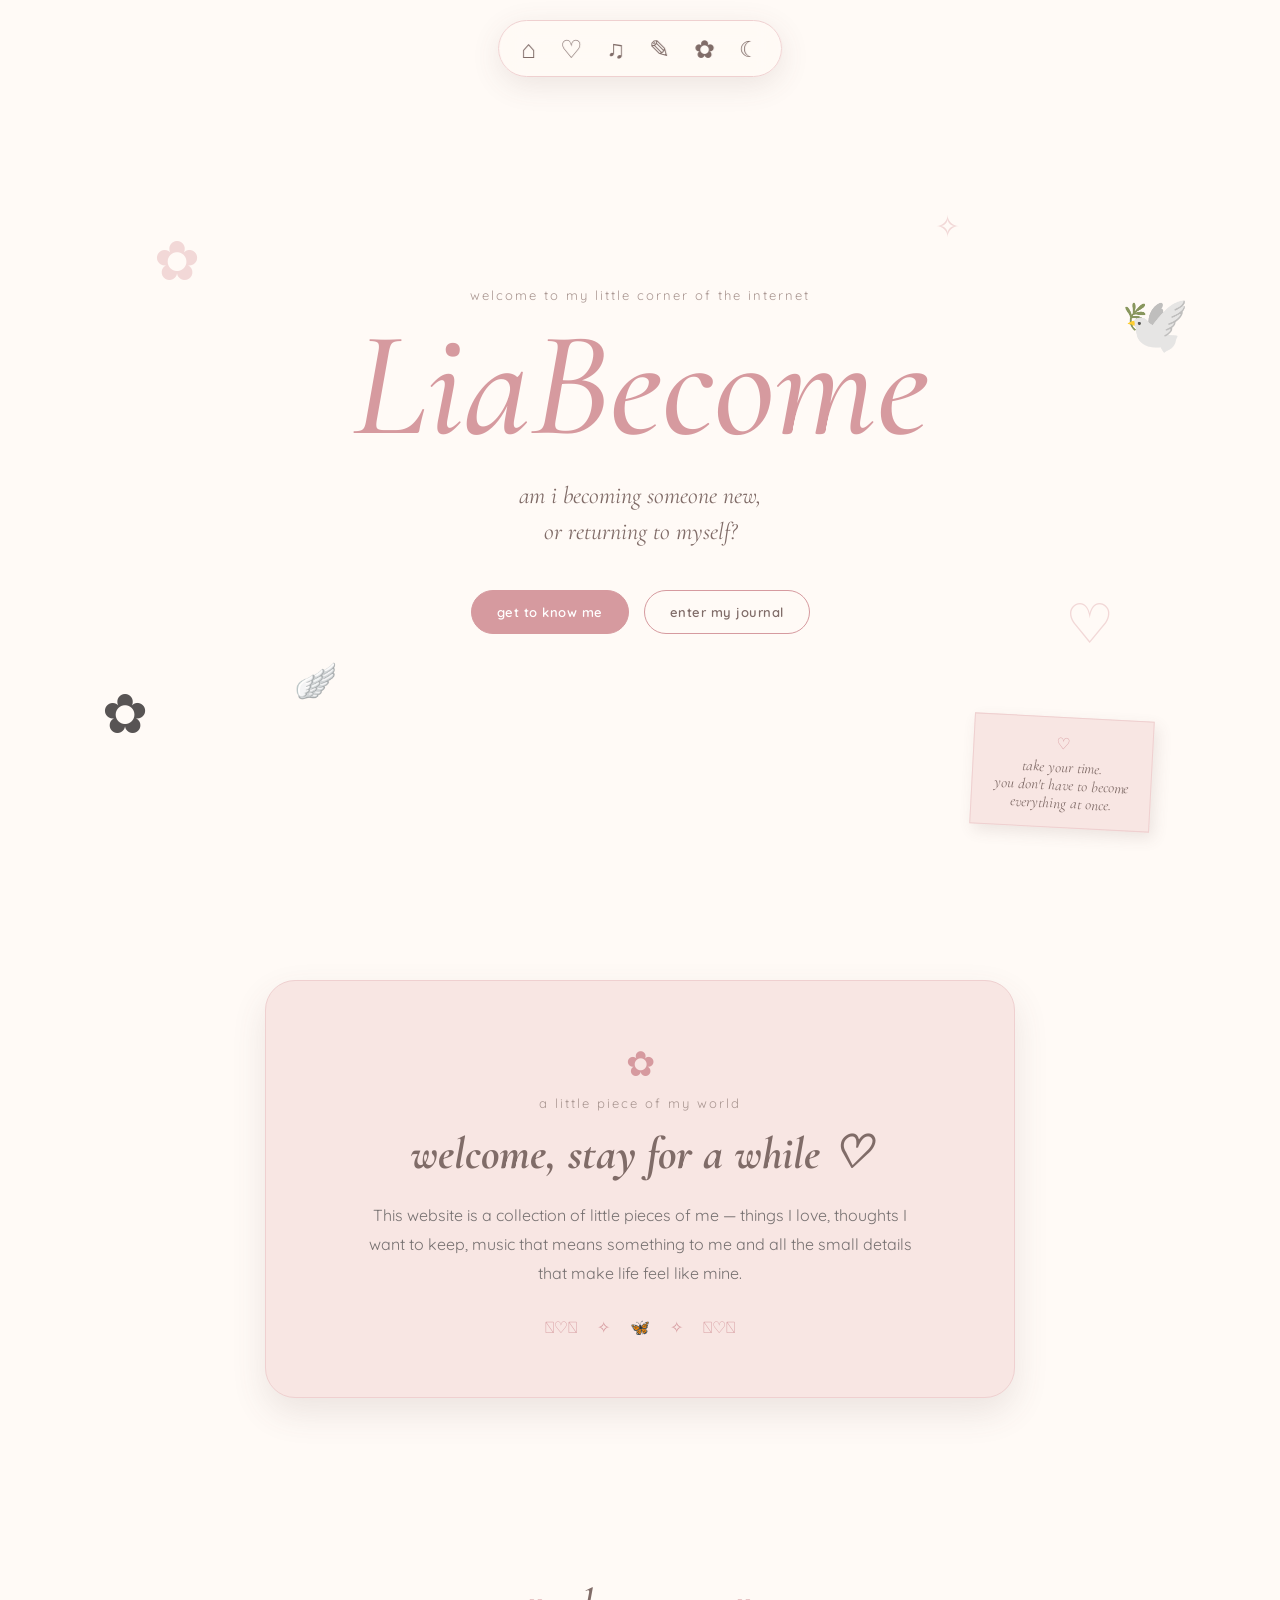
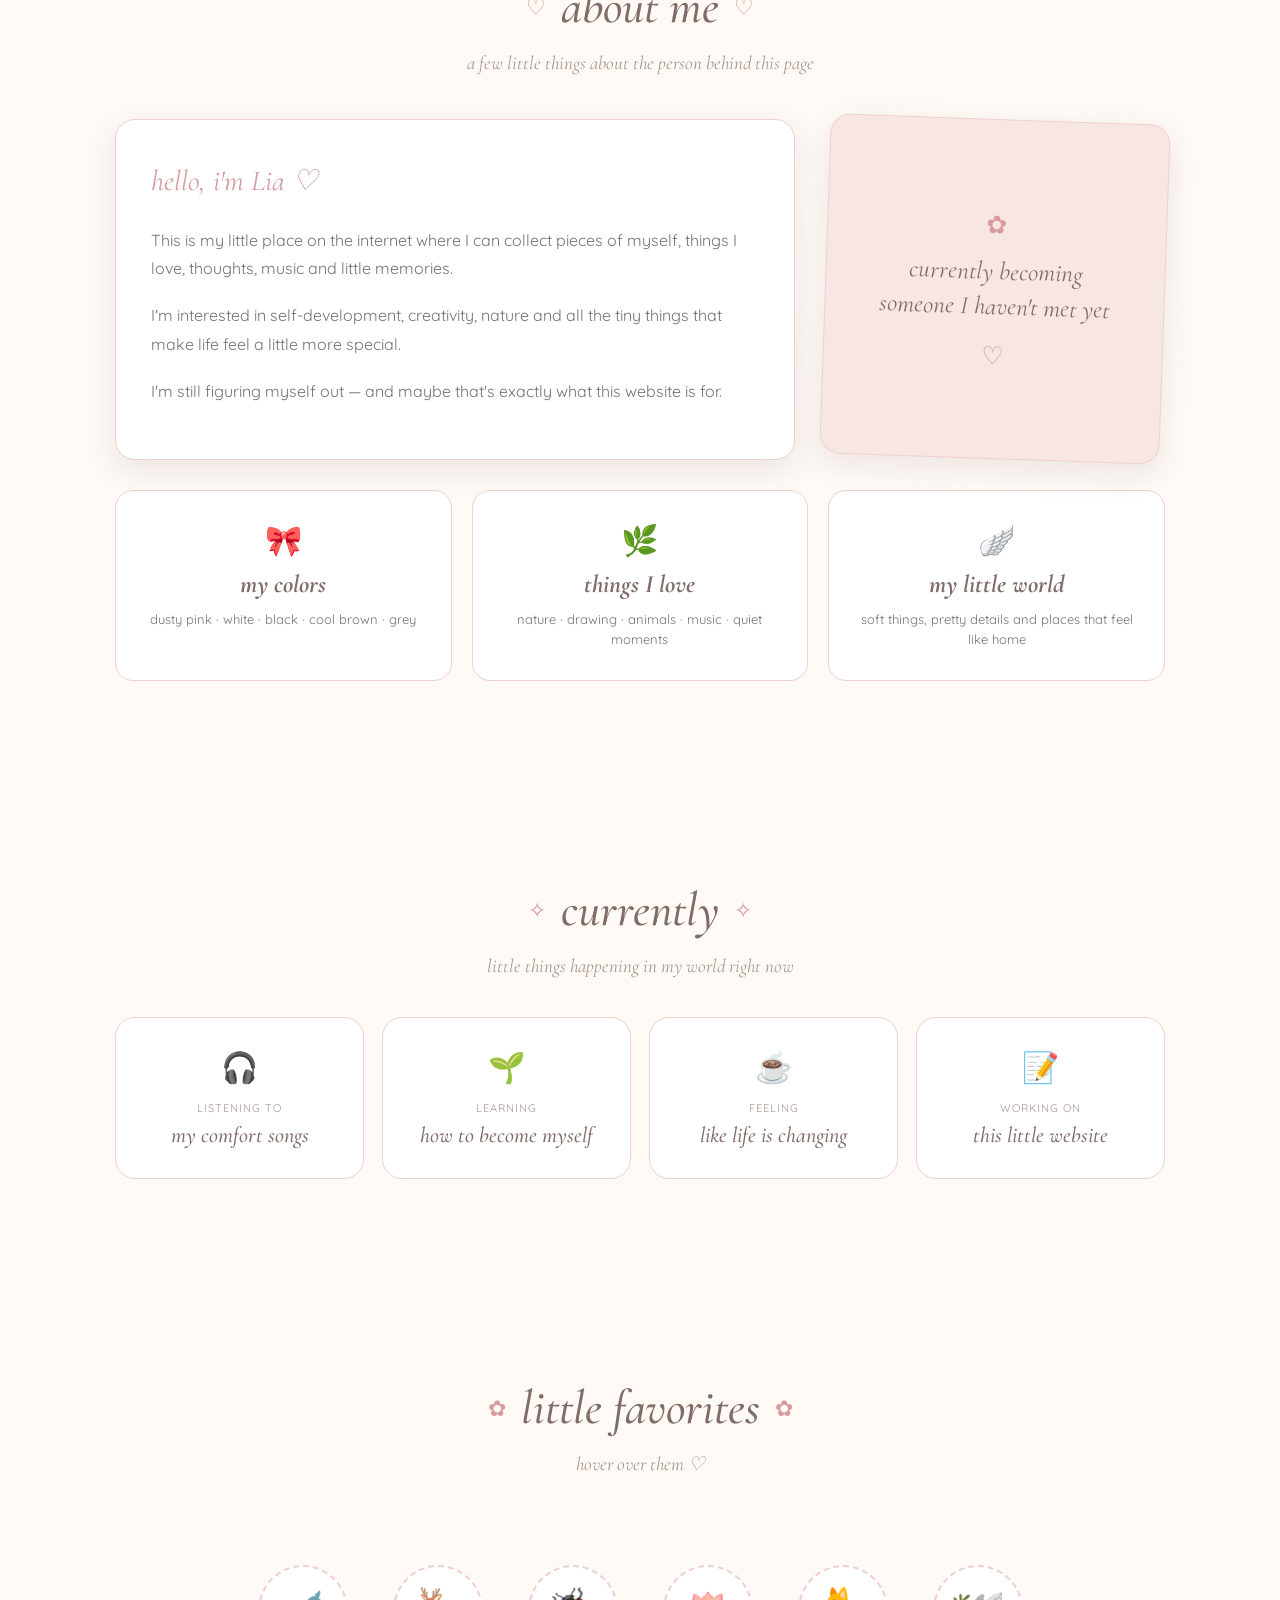
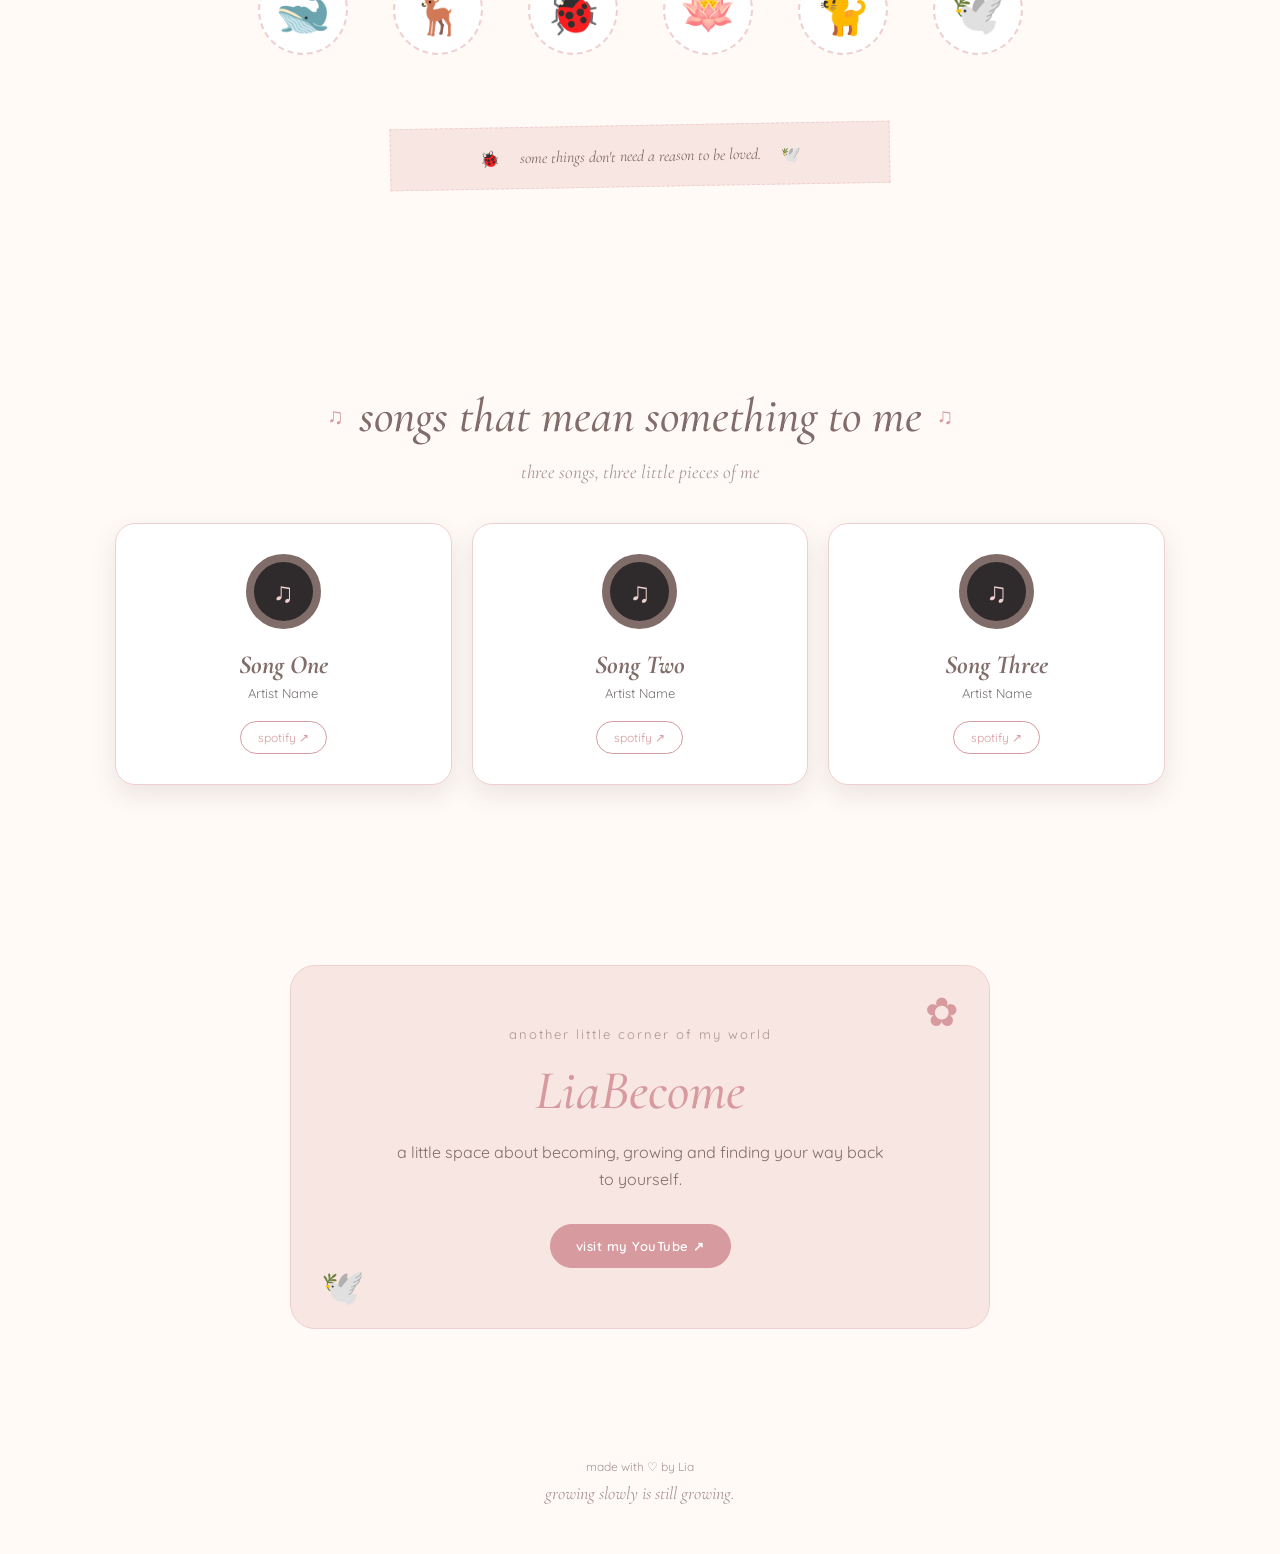
<file: index.html>
<!DOCTYPE html>
<html lang="en">
<head>
    <meta charset="UTF-8">
    <meta name="viewport" content="width=device-width, initial-scale=1.0">

    <title>LiaBecome ♡</title>

    <link rel="stylesheet" href="style.css">

    <link rel="preconnect" href="https://fonts.googleapis.com">
    <link rel="preconnect" href="https://fonts.gstatic.com" crossorigin>

    <link
        href="https://fonts.googleapis.com/css2?family=Cormorant+Garamond:ital,wght@0,400;0,500;0,600;1,400;1,500;1,600&family=Quicksand:wght@400;500;600&display=swap"
        rel="stylesheet"
    >
</head>

<body>

    <!-- ================= NAVIGATION ================= -->

    <nav class="navbar">

        <div class="nav-item">
            <a href="#home" class="nav-icon">⌂</a>
            <span>home</span>
        </div>

        <div class="nav-item">
            <a href="#about" class="nav-icon">♡</a>
            <span>about me</span>
        </div>

        <div class="nav-item">
            <a href="#music" class="nav-icon">♫</a>
            <span>music</span>
        </div>

        <div class="nav-item">
            <a href="journal.html" class="nav-icon">✎</a>
            <span>journal</span>
        </div>

        <div class="nav-item">
            <a href="#favorites" class="nav-icon">✿</a>
            <span>favorites</span>
        </div>

        <button id="themeButton" class="theme-button">
            ☾
        </button>

    </nav>


    <main>

        <!-- ================= HERO ================= -->

        <section class="hero" id="home">

            <div class="floating-decoration decoration-one">✿</div>
            <div class="floating-decoration decoration-two">♡</div>
            <div class="floating-decoration decoration-three">✧</div>
            <div class="floating-decoration decoration-four">🪽</div>

            <div class="hero-sticker sticker-left">
                ✿
            </div>

            <div class="hero-sticker sticker-right">
                🕊️
            </div>

            <p class="small-heading">
                welcome to my little corner of the internet
            </p>

            <h1>LiaBecome</h1>

            <p class="quote">
                am i becoming someone new,<br>
                or returning to myself?
            </p>

            <div class="hero-buttons">

                <a href="#about" class="main-button">
                    get to know me
                </a>

                <a href="journal.html" class="main-button secondary-button">
                    enter my journal
                </a>

            </div>

            <div class="tiny-note hero-note">
                <span>♡</span>
                <p>
                    take your time.<br>
                    you don't have to become everything at once.
                </p>
            </div>

        </section>


        <!-- ================= LITTLE INTRO ================= -->

        <section class="little-world-section">

            <div class="world-card">

                <div class="world-flower">✿</div>

                <p class="small-heading">
                    a little piece of my world
                </p>

                <h2>
                    welcome, stay for a while ♡
                </h2>

                <p>
                    This website is a collection of little pieces of me —
                    things I love, thoughts I want to keep, music that means
                    something to me and all the small details that make life
                    feel like mine.
                </p>

                <div class="world-symbols">
                    <span>𓆩♡𓆪</span>
                    <span>✧</span>
                    <span>🦋</span>
                    <span>✧</span>
                    <span>𓆩♡𓆪</span>
                </div>

            </div>

        </section>


        <!-- ================= ABOUT ================= -->

        <section class="section about-section" id="about">

            <div class="section-title">
                <span>♡</span>
                <h2>about me</h2>
                <span>♡</span>
            </div>

            <p class="section-intro">
                a few little things about the person behind this page
            </p>


            <div class="about-card">

                <div class="about-text">

                    <p class="little-title">
                        hello, i'm Lia ♡
                    </p>

                    <p>
                        This is my little place on the internet where I can
                        collect pieces of myself, things I love, thoughts,
                        music and little memories.
                    </p>

                    <p>
                        I'm interested in self-development, creativity,
                        nature and all the tiny things that make life feel
                        a little more special.
                    </p>

                    <p>
                        I'm still figuring myself out — and maybe that's
                        exactly what this website is for.
                    </p>

                </div>


                <div class="about-note">

                    <span class="note-decoration">
                        ✿
                    </span>

                    <p>
                        currently becoming<br>
                        someone I haven't met yet
                    </p>

                    <span class="note-decoration">
                        ♡
                    </span>

                </div>

            </div>


            <!-- DETAILS -->

            <div class="details-grid">

                <div class="detail-card">

                    <span class="detail-icon">
                        🎀
                    </span>

                    <h3>
                        my colors
                    </h3>

                    <p>
                        dusty pink · white · black · cool brown · grey
                    </p>

                </div>


                <div class="detail-card">

                    <span class="detail-icon">
                        🌿
                    </span>

                    <h3>
                        things I love
                    </h3>

                    <p>
                        nature · drawing · animals · music · quiet moments
                    </p>

                </div>


                <div class="detail-card">

                    <span class="detail-icon">
                        🪽
                    </span>

                    <h3>
                        my little world
                    </h3>

                    <p>
                        soft things, pretty details and places that feel like home
                    </p>

                </div>

            </div>

        </section>


        <!-- ================= CURRENTLY ================= -->

        <section class="section currently-section">

            <div class="section-title">
                <span>✧</span>
                <h2>currently</h2>
                <span>✧</span>
            </div>

            <p class="section-intro">
                little things happening in my world right now
            </p>


            <div class="currently-grid">

                <div class="currently-card">

                    <span>🎧</span>

                    <p class="currently-label">
                        listening to
                    </p>

                    <h3>
                        my comfort songs
                    </h3>

                </div>


                <div class="currently-card">

                    <span>🌱</span>

                    <p class="currently-label">
                        learning
                    </p>

                    <h3>
                        how to become myself
                    </h3>

                </div>


                <div class="currently-card">

                    <span>☕</span>

                    <p class="currently-label">
                        feeling
                    </p>

                    <h3>
                        like life is changing
                    </h3>

                </div>


                <div class="currently-card">

                    <span>📝</span>

                    <p class="currently-label">
                        working on
                    </p>

                    <h3>
                        this little website
                    </h3>

                </div>

            </div>

        </section>


        <!-- ================= FAVORITES ================= -->

        <section class="section favorites-section" id="favorites">

            <div class="section-title">
                <span>✿</span>
                <h2>little favorites</h2>
                <span>✿</span>
            </div>

            <p class="section-intro">
                hover over them ♡
            </p>


            <div class="animals">

                <div class="animal-sticker">

                    <div class="animal">
                        🐋
                    </div>

                    <div class="animal-tooltip">

                        <strong>
                            orca
                        </strong>

                        <span>
                            one of my favorite animals
                        </span>

                    </div>

                </div>


                <div class="animal-sticker">

                    <div class="animal">
                        🦌
                    </div>

                    <div class="animal-tooltip">

                        <strong>
                            deer
                        </strong>

                        <span>
                            soft little forest creatures
                        </span>

                    </div>

                </div>


                <div class="animal-sticker">

                    <div class="animal">
                        🐞
                    </div>

                    <div class="animal-tooltip">

                        <strong>
                            ladybug
                        </strong>

                        <span>
                            tiny and cute
                        </span>

                    </div>

                </div>


                <div class="animal-sticker">

                    <div class="animal">
                        🪷
                    </div>

                    <div class="animal-tooltip">

                        <strong>
                            dragonfly
                        </strong>

                        <span>
                            delicate little wings
                        </span>

                    </div>

                </div>


                <div class="animal-sticker">

                    <div class="animal">
                        🐈
                    </div>

                    <div class="animal-tooltip">

                        <strong>
                            cats
                        </strong>

                        <span>
                            obviously ♡
                        </span>

                    </div>

                </div>


                <div class="animal-sticker">

                    <div class="animal">
                        🕊️
                    </div>

                    <div class="animal-tooltip">

                        <strong>
                            dove
                        </strong>

                        <span>
                            peaceful little friend
                        </span>

                    </div>

                </div>

            </div>


            <div class="sticker-note">

                <span>
                    🐞
                </span>

                <p>
                    some things don't need a reason
                    to be loved.
                </p>

                <span>
                    🕊️
                </span>

            </div>

        </section>


        <!-- ================= MUSIC ================= -->

        <section class="section music-section" id="music">

            <div class="section-title">
                <span>♫</span>
                <h2>songs that mean something to me</h2>
                <span>♫</span>
            </div>

            <p class="section-intro">
                three songs, three little pieces of me
            </p>


            <div class="music-grid">

                <div class="song-card">

                    <div class="vinyl">
                        ♫
                    </div>

                    <div class="song-info">

                        <h3>
                            Song One
                        </h3>

                        <p>
                            Artist Name
                        </p>

                    </div>

                    <a
                        href="#"
                        target="_blank"
                        class="spotify-button"
                    >
                        spotify ↗
                    </a>

                </div>


                <div class="song-card">

                    <div class="vinyl">
                        ♫
                    </div>

                    <div class="song-info">

                        <h3>
                            Song Two
                        </h3>

                        <p>
                            Artist Name
                        </p>

                    </div>

                    <a
                        href="#"
                        target="_blank"
                        class="spotify-button"
                    >
                        spotify ↗
                    </a>

                </div>


                <div class="song-card">

                    <div class="vinyl">
                        ♫
                    </div>

                    <div class="song-info">

                        <h3>
                            Song Three
                        </h3>

                        <p>
                            Artist Name
                        </p>

                    </div>

                    <a
                        href="#"
                        target="_blank"
                        class="spotify-button"
                    >
                        spotify ↗
                    </a>

                </div>

            </div>

        </section>


        <!-- ================= YOUTUBE ================= -->

        <section class="youtube-section">

            <div class="youtube-card">

                <span class="youtube-flower">
                    ✿
                </span>

                <span class="youtube-dove">
                    🕊️
                </span>

                <p class="small-heading">
                    another little corner of my world
                </p>

                <h2>
                    LiaBecome
                </h2>

                <p>
                    a little space about becoming, growing
                    and finding your way back to yourself.
                </p>

                <a
                    href="https://www.youtube.com/@LiaBecoming"
                    target="_blank"
                    rel="noopener noreferrer"
                    class="main-button"
                >
                    visit my YouTube ↗
                </a>

            </div>

        </section>

    </main>


    <!-- ================= FOOTER ================= -->

    <footer>

        <p>
            made with ♡ by Lia
        </p>

        <p class="footer-quote">
            growing slowly is still growing.
        </p>

    </footer>


    <script src="script.js"></script>

</body>
</html>
</file>
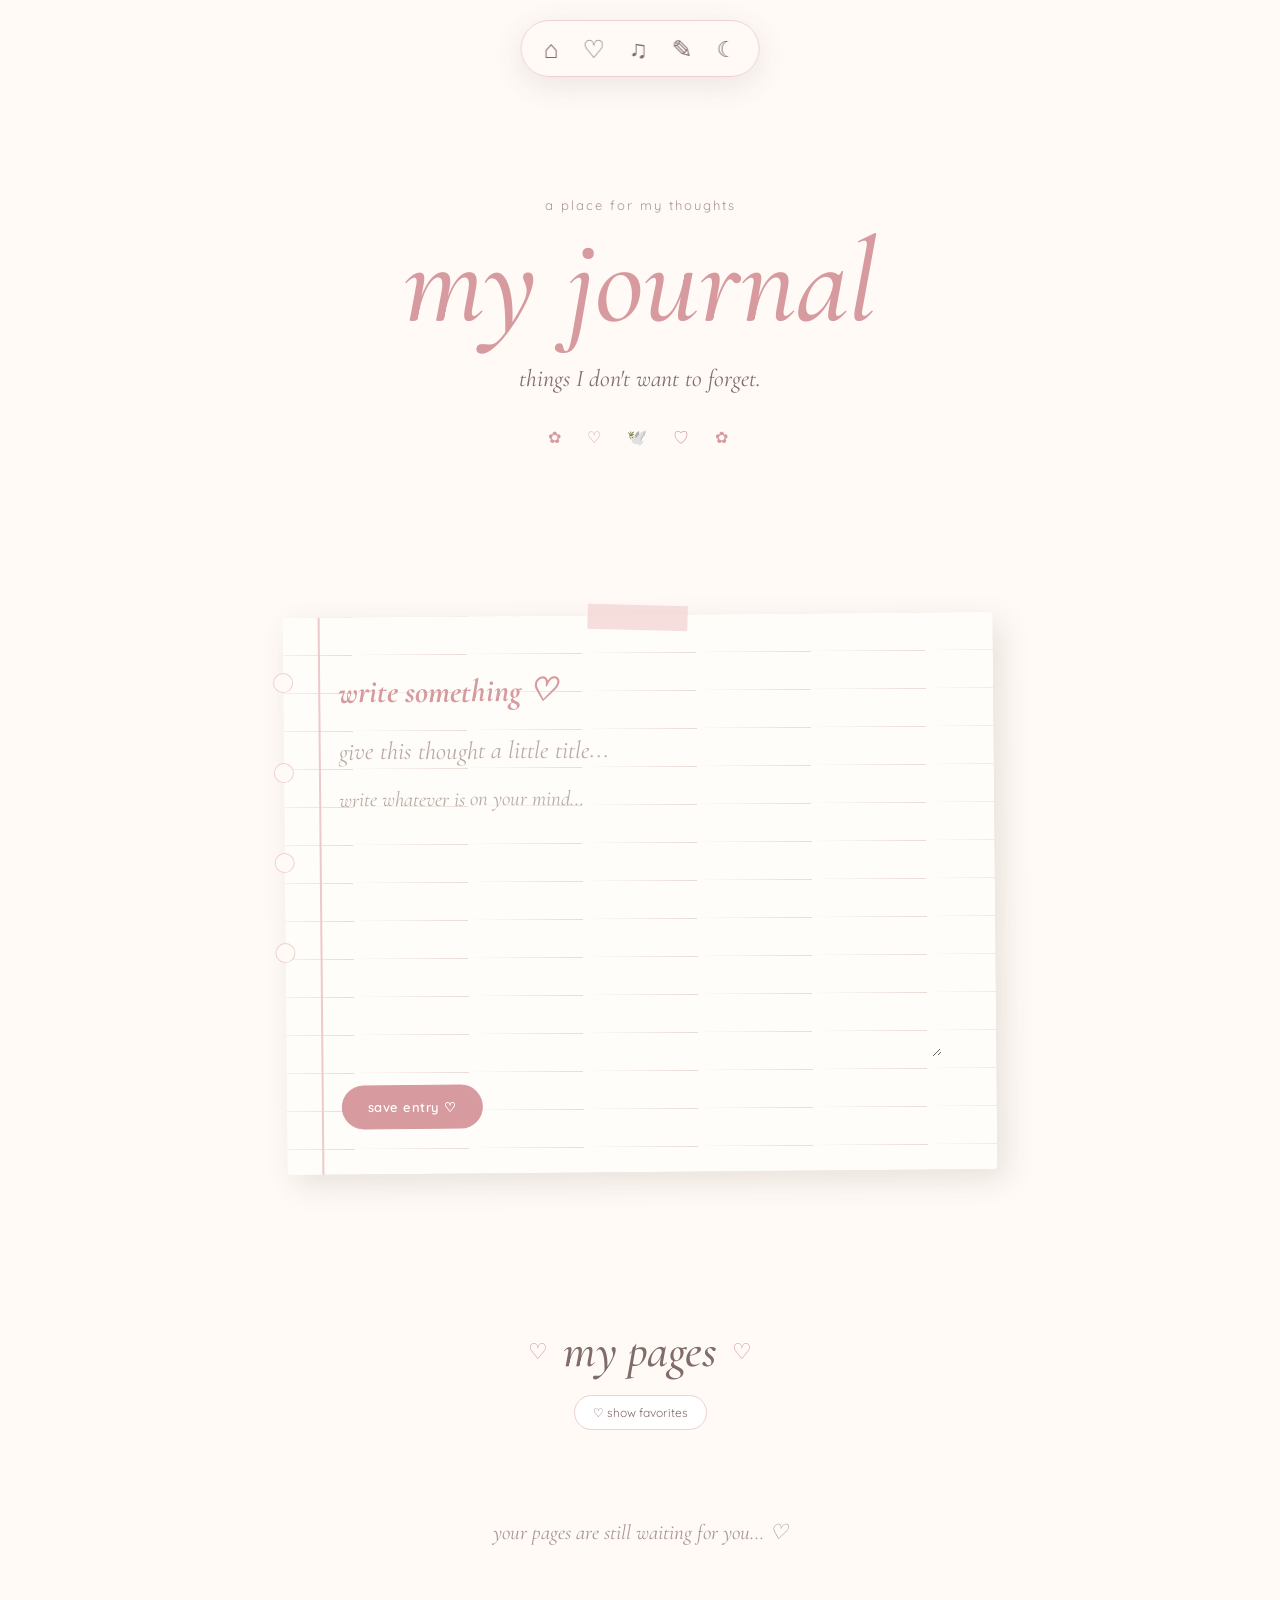
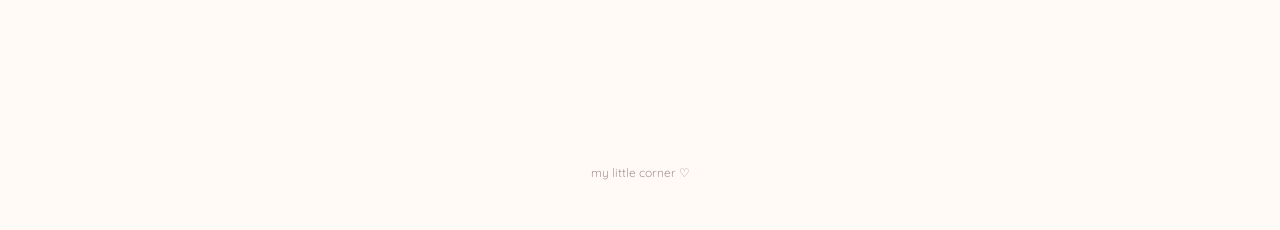
<file: journal.html>
<!DOCTYPE html>
<html lang="en">
<head>

    <meta charset="UTF-8">

    <meta
        name="viewport"
        content="width=device-width, initial-scale=1.0"
    >

    <title>Lia's Journal ♡</title>

    <link rel="stylesheet" href="style.css">

    <link rel="preconnect" href="https://fonts.googleapis.com">

    <link
        rel="preconnect"
        href="https://fonts.gstatic.com"
        crossorigin
    >

    <link
        href="https://fonts.googleapis.com/css2?family=Cormorant+Garamond:ital,wght@0,400;0,500;0,600;1,400;1,500;1,600&family=Quicksand:wght@400;500;600&display=swap"
        rel="stylesheet"
    >

</head>


<body class="journal-page">


    <!-- ================= NAVIGATION ================= -->

    <nav class="navbar">

        <div class="nav-item">

            <a
                href="LiaBecome.html#home"
                class="nav-icon"
            >
                ⌂
            </a>

            <span>
                home
            </span>

        </div>


        <div class="nav-item">

            <a
                href="LiaBecome.html#about"
                class="nav-icon"
            >
                ♡
            </a>

            <span>
                about me
            </span>

        </div>


        <div class="nav-item">

            <a
                href="LiaBecome.html#music"
                class="nav-icon"
            >
                ♫
            </a>

            <span>
                music
            </span>

        </div>


        <div class="nav-item">

            <a
                href="journal.html"
                class="nav-icon"
            >
                ✎
            </a>

            <span>
                journal
            </span>

        </div>


        <button
            id="themeButton"
            class="theme-button"
        >
            ☾
        </button>

    </nav>


    <main>


        <!-- ================= HEADER ================= -->

        <section class="journal-header">

            <p class="small-heading">
                a place for my thoughts
            </p>

            <h1>
                my journal
            </h1>

            <p class="quote">
                things I don't want to forget.
            </p>

            <div class="journal-decoration">
                ✿　♡　🕊️　♡　✿
            </div>

        </section>


        <!-- ================= NEW ENTRY ================= -->

        <section class="new-entry-section">

            <div class="paper">

                <div class="paper-holes">

                    <span></span>
                    <span></span>
                    <span></span>
                    <span></span>

                </div>


                <div class="paper-tape"></div>


                <h2 id="formTitle">
                    write something ♡
                </h2>


                <input
                    type="text"
                    id="entryTitle"
                    placeholder="give this thought a little title..."
                    maxlength="100"
                >


                <textarea
                    id="entryText"
                    placeholder="write whatever is on your mind..."
                ></textarea>


                <div class="entry-controls">

                    <button
                        id="saveEntry"
                        class="main-button"
                    >
                        save entry ♡
                    </button>


                    <button
                        id="cancelEdit"
                        class="cancel-button hidden"
                    >
                        cancel
                    </button>

                </div>

            </div>

        </section>


        <!-- ================= JOURNAL PAGES ================= -->

        <section class="entries-section">

            <div class="journal-top">

                <div class="section-title">

                    <span>♡</span>

                    <h2>
                        my pages
                    </h2>

                    <span>♡</span>

                </div>


                <button
                    id="favoritesFilter"
                    class="favorite-filter"
                >
                    ♡ show favorites
                </button>

            </div>


            <div
                id="entriesContainer"
                class="entries-container"
            >
                <!-- entries appear here -->
            </div>

        </section>

    </main>


    <footer>

        <p>
            my little corner ♡
        </p>

    </footer>


    <script src="script.js"></script>

</body>
</html>
</file>
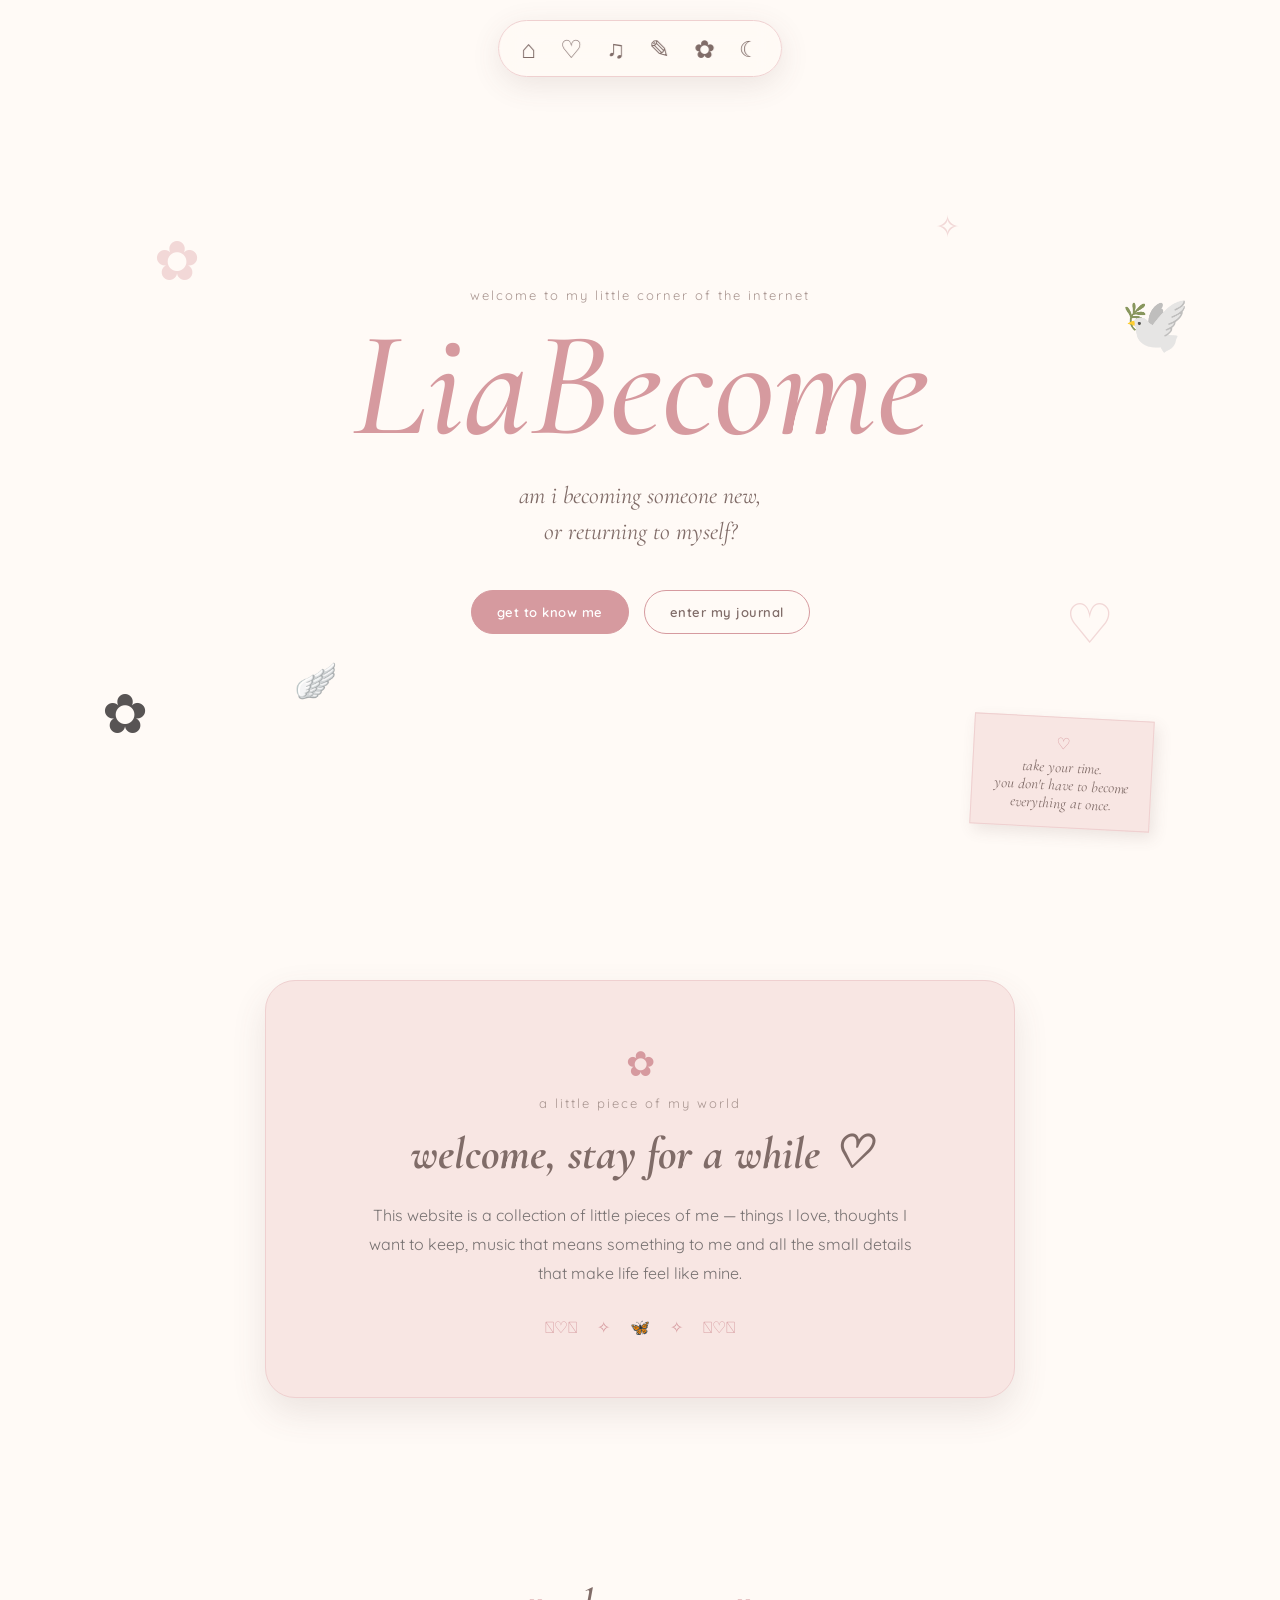
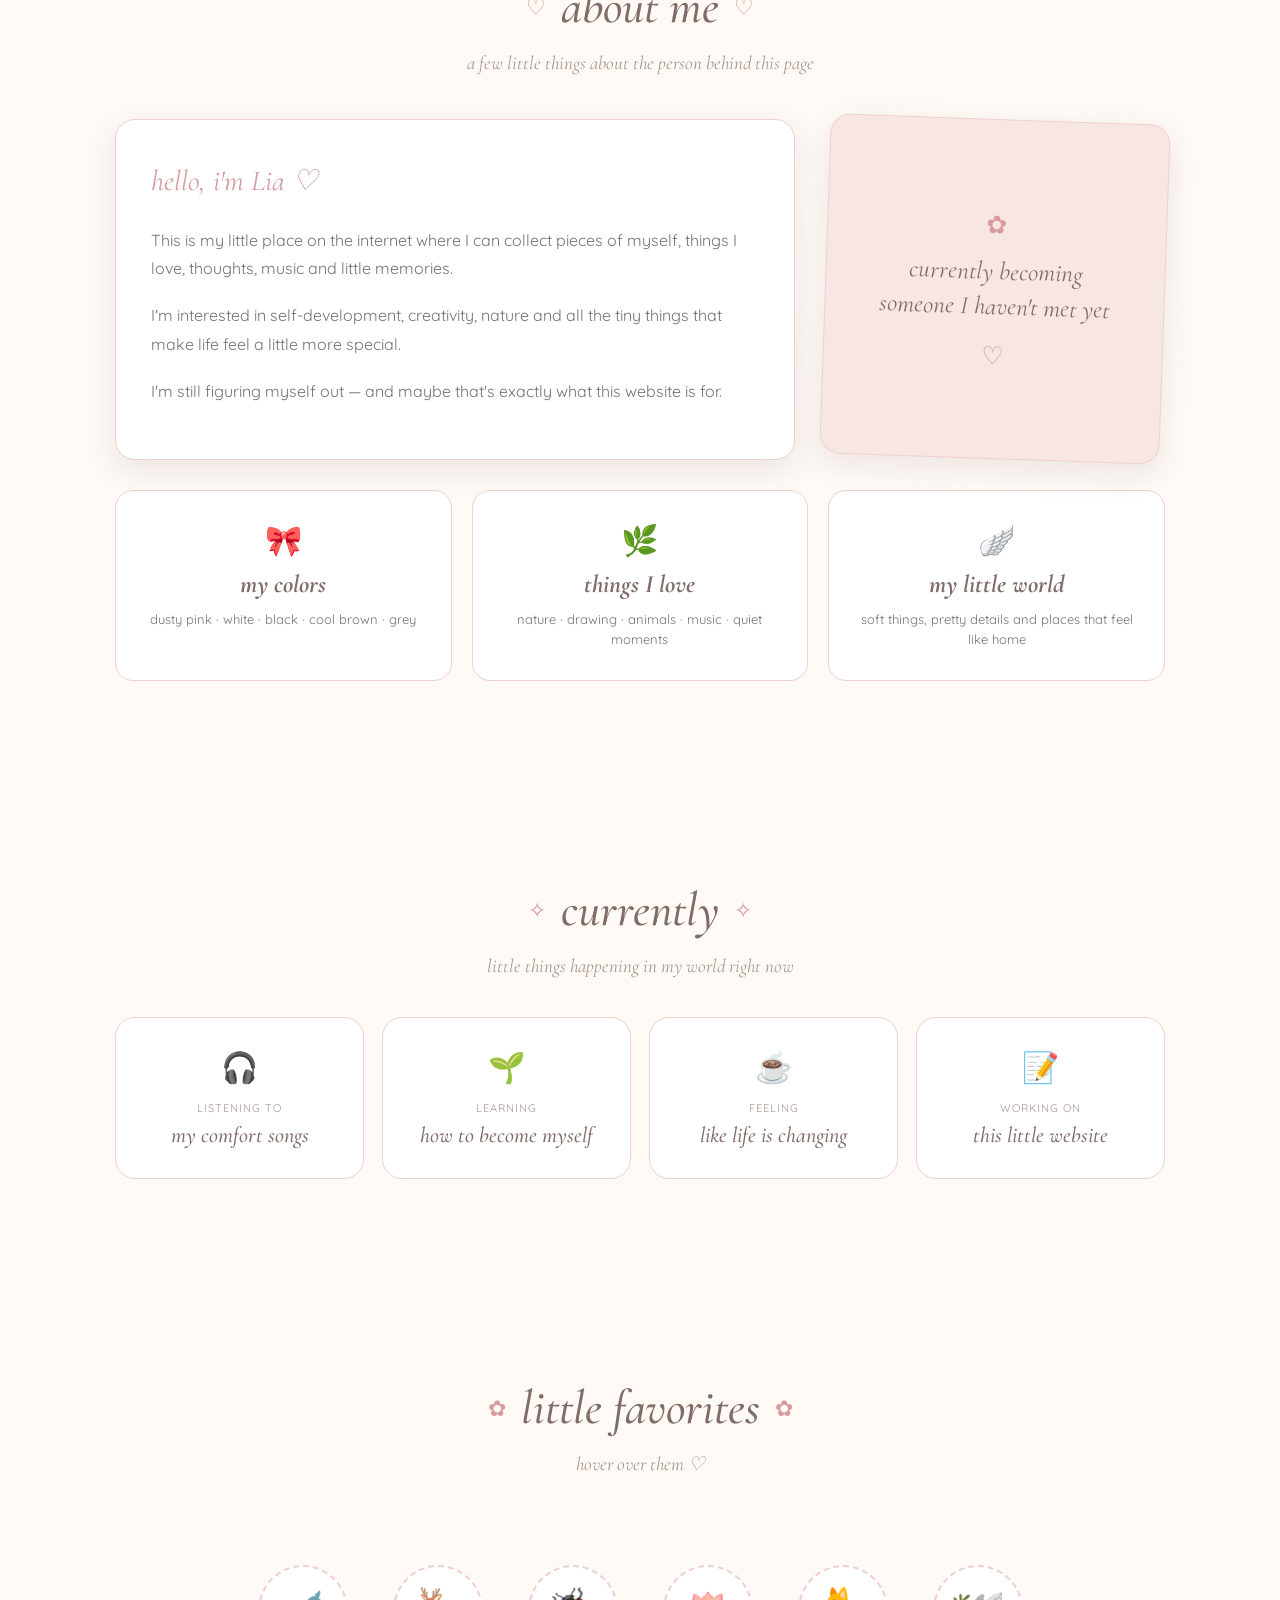
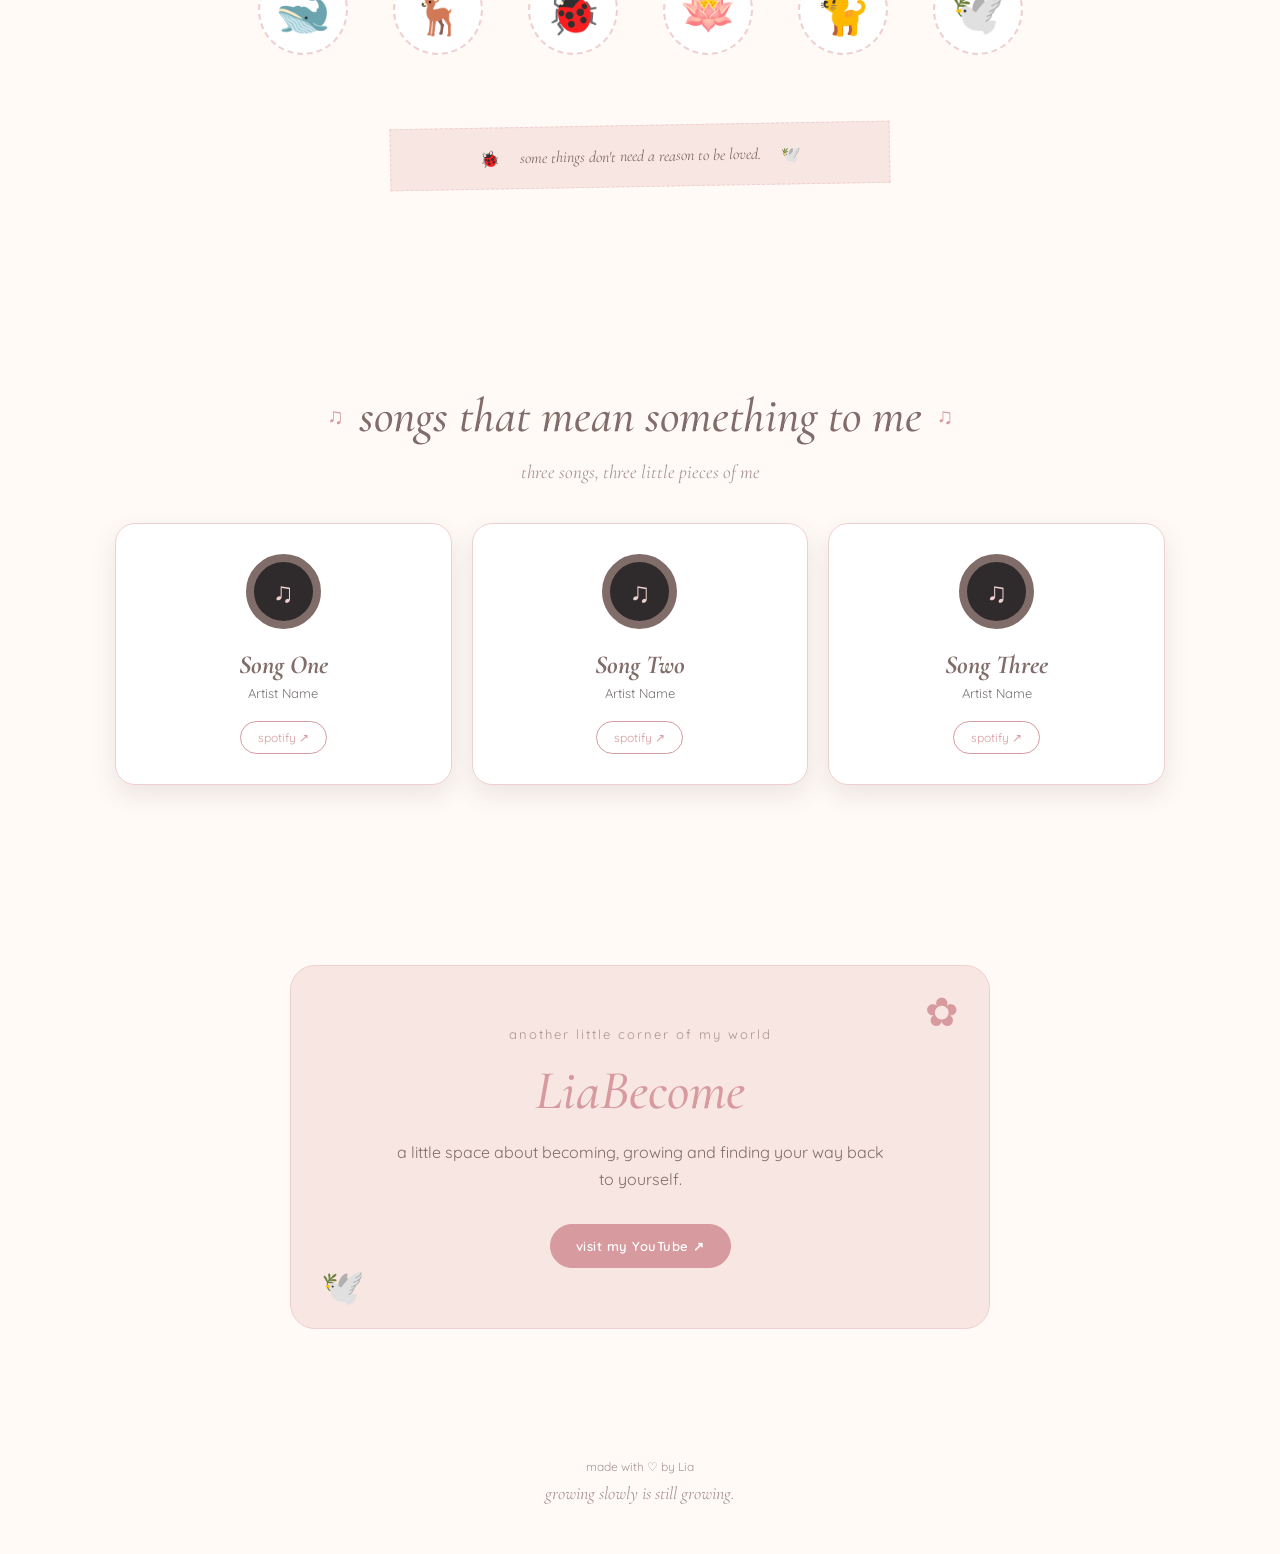
<file: LiaBecome.html>
<!DOCTYPE html>
<html lang="en">
<head>
    <meta charset="UTF-8">
    <meta name="viewport" content="width=device-width, initial-scale=1.0">

    <title>LiaBecome ♡</title>

    <link rel="stylesheet" href="style.css">

    <link rel="preconnect" href="https://fonts.googleapis.com">
    <link rel="preconnect" href="https://fonts.gstatic.com" crossorigin>

    <link
        href="https://fonts.googleapis.com/css2?family=Cormorant+Garamond:ital,wght@0,400;0,500;0,600;1,400;1,500;1,600&family=Quicksand:wght@400;500;600&display=swap"
        rel="stylesheet"
    >
</head>

<body>

    <!-- ================= NAVIGATION ================= -->

    <nav class="navbar">

        <div class="nav-item">
            <a href="#home" class="nav-icon">⌂</a>
            <span>home</span>
        </div>

        <div class="nav-item">
            <a href="#about" class="nav-icon">♡</a>
            <span>about me</span>
        </div>

        <div class="nav-item">
            <a href="#music" class="nav-icon">♫</a>
            <span>music</span>
        </div>

        <div class="nav-item">
            <a href="journal.html" class="nav-icon">✎</a>
            <span>journal</span>
        </div>

        <div class="nav-item">
            <a href="#favorites" class="nav-icon">✿</a>
            <span>favorites</span>
        </div>

        <button id="themeButton" class="theme-button">
            ☾
        </button>

    </nav>


    <main>

        <!-- ================= HERO ================= -->

        <section class="hero" id="home">

            <div class="floating-decoration decoration-one">✿</div>
            <div class="floating-decoration decoration-two">♡</div>
            <div class="floating-decoration decoration-three">✧</div>
            <div class="floating-decoration decoration-four">🪽</div>

            <div class="hero-sticker sticker-left">
                ✿
            </div>

            <div class="hero-sticker sticker-right">
                🕊️
            </div>

            <p class="small-heading">
                welcome to my little corner of the internet
            </p>

            <h1>LiaBecome</h1>

            <p class="quote">
                am i becoming someone new,<br>
                or returning to myself?
            </p>

            <div class="hero-buttons">

                <a href="#about" class="main-button">
                    get to know me
                </a>

                <a href="journal.html" class="main-button secondary-button">
                    enter my journal
                </a>

            </div>

            <div class="tiny-note hero-note">
                <span>♡</span>
                <p>
                    take your time.<br>
                    you don't have to become everything at once.
                </p>
            </div>

        </section>


        <!-- ================= LITTLE INTRO ================= -->

        <section class="little-world-section">

            <div class="world-card">

                <div class="world-flower">✿</div>

                <p class="small-heading">
                    a little piece of my world
                </p>

                <h2>
                    welcome, stay for a while ♡
                </h2>

                <p>
                    This website is a collection of little pieces of me —
                    things I love, thoughts I want to keep, music that means
                    something to me and all the small details that make life
                    feel like mine.
                </p>

                <div class="world-symbols">
                    <span>𓆩♡𓆪</span>
                    <span>✧</span>
                    <span>🦋</span>
                    <span>✧</span>
                    <span>𓆩♡𓆪</span>
                </div>

            </div>

        </section>


        <!-- ================= ABOUT ================= -->

        <section class="section about-section" id="about">

            <div class="section-title">
                <span>♡</span>
                <h2>about me</h2>
                <span>♡</span>
            </div>

            <p class="section-intro">
                a few little things about the person behind this page
            </p>


            <div class="about-card">

                <div class="about-text">

                    <p class="little-title">
                        hello, i'm Lia ♡
                    </p>

                    <p>
                        This is my little place on the internet where I can
                        collect pieces of myself, things I love, thoughts,
                        music and little memories.
                    </p>

                    <p>
                        I'm interested in self-development, creativity,
                        nature and all the tiny things that make life feel
                        a little more special.
                    </p>

                    <p>
                        I'm still figuring myself out — and maybe that's
                        exactly what this website is for.
                    </p>

                </div>


                <div class="about-note">

                    <span class="note-decoration">
                        ✿
                    </span>

                    <p>
                        currently becoming<br>
                        someone I haven't met yet
                    </p>

                    <span class="note-decoration">
                        ♡
                    </span>

                </div>

            </div>


            <!-- DETAILS -->

            <div class="details-grid">

                <div class="detail-card">

                    <span class="detail-icon">
                        🎀
                    </span>

                    <h3>
                        my colors
                    </h3>

                    <p>
                        dusty pink · white · black · cool brown · grey
                    </p>

                </div>


                <div class="detail-card">

                    <span class="detail-icon">
                        🌿
                    </span>

                    <h3>
                        things I love
                    </h3>

                    <p>
                        nature · drawing · animals · music · quiet moments
                    </p>

                </div>


                <div class="detail-card">

                    <span class="detail-icon">
                        🪽
                    </span>

                    <h3>
                        my little world
                    </h3>

                    <p>
                        soft things, pretty details and places that feel like home
                    </p>

                </div>

            </div>

        </section>


        <!-- ================= CURRENTLY ================= -->

        <section class="section currently-section">

            <div class="section-title">
                <span>✧</span>
                <h2>currently</h2>
                <span>✧</span>
            </div>

            <p class="section-intro">
                little things happening in my world right now
            </p>


            <div class="currently-grid">

                <div class="currently-card">

                    <span>🎧</span>

                    <p class="currently-label">
                        listening to
                    </p>

                    <h3>
                        my comfort songs
                    </h3>

                </div>


                <div class="currently-card">

                    <span>🌱</span>

                    <p class="currently-label">
                        learning
                    </p>

                    <h3>
                        how to become myself
                    </h3>

                </div>


                <div class="currently-card">

                    <span>☕</span>

                    <p class="currently-label">
                        feeling
                    </p>

                    <h3>
                        like life is changing
                    </h3>

                </div>


                <div class="currently-card">

                    <span>📝</span>

                    <p class="currently-label">
                        working on
                    </p>

                    <h3>
                        this little website
                    </h3>

                </div>

            </div>

        </section>


        <!-- ================= FAVORITES ================= -->

        <section class="section favorites-section" id="favorites">

            <div class="section-title">
                <span>✿</span>
                <h2>little favorites</h2>
                <span>✿</span>
            </div>

            <p class="section-intro">
                hover over them ♡
            </p>


            <div class="animals">

                <div class="animal-sticker">

                    <div class="animal">
                        🐋
                    </div>

                    <div class="animal-tooltip">

                        <strong>
                            orca
                        </strong>

                        <span>
                            one of my favorite animals
                        </span>

                    </div>

                </div>


                <div class="animal-sticker">

                    <div class="animal">
                        🦌
                    </div>

                    <div class="animal-tooltip">

                        <strong>
                            deer
                        </strong>

                        <span>
                            soft little forest creatures
                        </span>

                    </div>

                </div>


                <div class="animal-sticker">

                    <div class="animal">
                        🐞
                    </div>

                    <div class="animal-tooltip">

                        <strong>
                            ladybug
                        </strong>

                        <span>
                            tiny and cute
                        </span>

                    </div>

                </div>


                <div class="animal-sticker">

                    <div class="animal">
                        🪷
                    </div>

                    <div class="animal-tooltip">

                        <strong>
                            dragonfly
                        </strong>

                        <span>
                            delicate little wings
                        </span>

                    </div>

                </div>


                <div class="animal-sticker">

                    <div class="animal">
                        🐈
                    </div>

                    <div class="animal-tooltip">

                        <strong>
                            cats
                        </strong>

                        <span>
                            obviously ♡
                        </span>

                    </div>

                </div>


                <div class="animal-sticker">

                    <div class="animal">
                        🕊️
                    </div>

                    <div class="animal-tooltip">

                        <strong>
                            dove
                        </strong>

                        <span>
                            peaceful little friend
                        </span>

                    </div>

                </div>

            </div>


            <div class="sticker-note">

                <span>
                    🐞
                </span>

                <p>
                    some things don't need a reason
                    to be loved.
                </p>

                <span>
                    🕊️
                </span>

            </div>

        </section>


        <!-- ================= MUSIC ================= -->

        <section class="section music-section" id="music">

            <div class="section-title">
                <span>♫</span>
                <h2>songs that mean something to me</h2>
                <span>♫</span>
            </div>

            <p class="section-intro">
                three songs, three little pieces of me
            </p>


            <div class="music-grid">

                <div class="song-card">

                    <div class="vinyl">
                        ♫
                    </div>

                    <div class="song-info">

                        <h3>
                            Song One
                        </h3>

                        <p>
                            Artist Name
                        </p>

                    </div>

                    <a
                        href="#"
                        target="_blank"
                        class="spotify-button"
                    >
                        spotify ↗
                    </a>

                </div>


                <div class="song-card">

                    <div class="vinyl">
                        ♫
                    </div>

                    <div class="song-info">

                        <h3>
                            Song Two
                        </h3>

                        <p>
                            Artist Name
                        </p>

                    </div>

                    <a
                        href="#"
                        target="_blank"
                        class="spotify-button"
                    >
                        spotify ↗
                    </a>

                </div>


                <div class="song-card">

                    <div class="vinyl">
                        ♫
                    </div>

                    <div class="song-info">

                        <h3>
                            Song Three
                        </h3>

                        <p>
                            Artist Name
                        </p>

                    </div>

                    <a
                        href="#"
                        target="_blank"
                        class="spotify-button"
                    >
                        spotify ↗
                    </a>

                </div>

            </div>

        </section>


        <!-- ================= YOUTUBE ================= -->

        <section class="youtube-section">

            <div class="youtube-card">

                <span class="youtube-flower">
                    ✿
                </span>

                <span class="youtube-dove">
                    🕊️
                </span>

                <p class="small-heading">
                    another little corner of my world
                </p>

                <h2>
                    LiaBecome
                </h2>

                <p>
                    a little space about becoming, growing
                    and finding your way back to yourself.
                </p>

                <a
                    href="https://www.youtube.com/@LiaBecoming"
                    target="_blank"
                    rel="noopener noreferrer"
                    class="main-button"
                >
                    visit my YouTube ↗
                </a>

            </div>

        </section>

    </main>


    <!-- ================= FOOTER ================= -->

    <footer>

        <p>
            made with ♡ by Lia
        </p>

        <p class="footer-quote">
            growing slowly is still growing.
        </p>

    </footer>


    <script src="script.js"></script>

</body>
</html>
</file>
<file: style.css>
/* =====================================================
   VARIABLES
===================================================== */

:root {

    --pink: #d69a9f;
    --pink-light: #efd0d0;
    --pink-soft: #f8e6e3;

    --cream: #fffaf6;
    --white: #ffffff;

    --brown: #806c68;
    --brown-light: #a99691;

    --grey: #777171;
    --black: #2f2b2c;

    --line: #ead8d4;

    --shadow: rgba(100, 70, 70, 0.12);

}


/* =====================================================
   RESET
===================================================== */

* {
    margin: 0;
    padding: 0;
    box-sizing: border-box;
}


html {
    scroll-behavior: smooth;
}


body {

    background: var(--cream);

    color: var(--black);

    font-family: "Quicksand", sans-serif;

    min-height: 100vh;

    transition:
        background 0.4s ease,
        color 0.4s ease;

}


a {
    text-decoration: none;
    color: inherit;
}


button {
    font-family: inherit;
    cursor: pointer;
}


section {
    scroll-margin-top: 100px;
}


/* =====================================================
   NAVIGATION
===================================================== */

.navbar {

    position: fixed;

    top: 20px;
    left: 50%;

    transform: translateX(-50%);

    z-index: 1000;

    display: flex;

    align-items: center;

    gap: 24px;

    padding: 12px 22px;

    background: rgba(255, 250, 246, 0.9);

    border: 1px solid var(--pink-light);

    border-radius: 50px;

    box-shadow:
        0 8px 30px var(--shadow);

    backdrop-filter: blur(12px);

}


.nav-item {

    position: relative;

    display: flex;

    flex-direction: column;

    align-items: center;

}


.nav-icon {

    font-size: 25px;

    color: var(--brown);

    transition:
        transform 0.25s ease,
        color 0.25s ease;

}


.nav-item span {

    position: absolute;

    top: 34px;

    white-space: nowrap;

    opacity: 0;

    pointer-events: none;

    color: var(--brown);

    font-size: 11px;

    font-weight: 600;

    transform: translateY(-5px);

    transition:
        opacity 0.25s ease,
        transform 0.25s ease;

}


.nav-item:hover .nav-icon {

    transform:
        translateY(-3px)
        scale(1.12);

    color: var(--pink);

}


.nav-item:hover span {

    opacity: 1;

    transform: translateY(0);

}


.theme-button {

    border: none;

    background: transparent;

    font-size: 22px;

    color: var(--brown);

    transition:
        transform 0.3s ease,
        color 0.3s ease;

}


.theme-button:hover {

    transform: rotate(20deg);

    color: var(--pink);

}


/* =====================================================
   HERO
===================================================== */

.hero {

    position: relative;

    min-height: 100vh;

    display: flex;

    flex-direction: column;

    align-items: center;

    justify-content: center;

    text-align: center;

    padding: 120px 20px 100px;

    overflow: hidden;

}


.small-heading {

    color: var(--brown-light);

    font-size: 13px;

    letter-spacing: 2px;

    margin-bottom: 15px;

}


.hero h1,
.journal-header h1 {

    font-family: "Cormorant Garamond", serif;

    font-size: clamp(70px, 12vw, 150px);

    font-style: italic;

    font-weight: 500;

    color: var(--pink);

    line-height: 0.9;

}


.quote {

    margin-top: 25px;

    font-family: "Cormorant Garamond", serif;

    font-style: italic;

    font-size: 24px;

    line-height: 1.5;

    color: var(--brown);

}


.hero-buttons {

    display: flex;

    gap: 15px;

    margin-top: 40px;

    flex-wrap: wrap;

    justify-content: center;

}


.main-button {

    display: inline-block;

    padding: 13px 25px;

    border-radius: 30px;

    border: 1px solid var(--pink);

    background: var(--pink);

    color: white;

    font-size: 13px;

    font-weight: 600;

    letter-spacing: 0.5px;

    transition:
        transform 0.25s ease,
        box-shadow 0.25s ease,
        background 0.25s ease;

}


.main-button:hover {

    transform: translateY(-3px);

    box-shadow:
        0 8px 20px var(--shadow);

    background: var(--brown);

}


.secondary-button {

    background: transparent;

    color: var(--brown);

}


.secondary-button:hover {

    color: white;

}


/* =====================================================
   FLOATING DECORATIONS
===================================================== */

.floating-decoration {

    position: absolute;

    color: var(--pink-light);

    font-size: 55px;

    opacity: 0.8;

    animation:
        floating 5s ease-in-out infinite;

}


.decoration-one {

    top: 25%;
    left: 12%;

}


.decoration-two {

    right: 13%;
    bottom: 27%;

    animation-delay: 1s;

}


.decoration-three {

    right: 25%;
    top: 23%;

    font-size: 30px;

    animation-delay: 2s;

}


.decoration-four {

    left: 23%;
    bottom: 22%;

    font-size: 35px;

    animation-delay: 0.5s;

}


.hero-sticker {

    position: absolute;

    font-size: 55px;

    opacity: 0.8;

    transition:
        transform 0.3s ease;

}


.hero-sticker:hover {

    transform:
        scale(1.2)
        rotate(10deg);

}


.sticker-left {

    left: 8%;
    bottom: 17%;

}


.sticker-right {

    right: 7%;
    top: 32%;

}


@keyframes floating {

    0%,
    100% {
        transform: translateY(0) rotate(-5deg);
    }

    50% {
        transform: translateY(-15px) rotate(5deg);
    }

}


/* =====================================================
   TINY NOTE
===================================================== */

.tiny-note {

    position: absolute;

    bottom: 8%;

    right: 10%;

    max-width: 180px;

    padding: 15px;

    background: var(--pink-soft);

    border: 1px solid var(--pink-light);

    transform: rotate(3deg);

    box-shadow:
        4px 6px 15px var(--shadow);

}


.tiny-note span {

    color: var(--pink);

}


.tiny-note p {

    margin-top: 5px;

    color: var(--brown);

    font-family:
        "Cormorant Garamond",
        serif;

    font-style: italic;

    font-size: 15px;

}


/* =====================================================
   LITTLE WORLD
===================================================== */

.little-world-section {

    padding: 80px 25px;

}


.world-card {

    position: relative;

    max-width: 750px;

    margin: auto;

    padding: 60px 50px;

    text-align: center;

    background: var(--pink-soft);

    border: 1px solid var(--pink-light);

    border-radius: 30px;

    box-shadow:
        0 15px 35px var(--shadow);

}


.world-card h2 {

    font-family:
        "Cormorant Garamond",
        serif;

    font-size: 45px;

    font-style: italic;

    color: var(--brown);

    margin-bottom: 20px;

}


.world-card > p:not(.small-heading) {

    max-width: 570px;

    margin: auto;

    line-height: 1.8;

    color: var(--grey);

}


.world-flower {

    font-size: 35px;

    color: var(--pink);

    margin-bottom: 10px;

}


.world-symbols {

    margin-top: 30px;

    display: flex;

    justify-content: center;

    gap: 20px;

    color: var(--pink);

}


/* =====================================================
   SECTIONS
===================================================== */

.section {

    max-width: 1100px;

    margin: auto;

    padding: 100px 25px;

}


.section-title {

    display: flex;

    align-items: center;

    justify-content: center;

    gap: 15px;

    margin-bottom: 15px;

}


.section-title h2 {

    font-family:
        "Cormorant Garamond",
        serif;

    font-size: 48px;

    font-style: italic;

    font-weight: 500;

    color: var(--brown);

}


.section-title span {

    color: var(--pink);

    font-size: 22px;

}


.section-intro {

    text-align: center;

    color: var(--brown-light);

    font-family:
        "Cormorant Garamond",
        serif;

    font-style: italic;

    font-size: 19px;

    margin-bottom: 40px;

}


/* =====================================================
   ABOUT
===================================================== */

.about-card {

    display: grid;

    grid-template-columns: 2fr 1fr;

    gap: 30px;

    margin-top: 45px;

}


.about-text,
.about-note {

    background: var(--white);

    border: 1px solid var(--pink-light);

    border-radius: 20px;

    padding: 35px;

    box-shadow:
        0 10px 30px var(--shadow);

}


.about-text p {

    margin-bottom: 18px;

    line-height: 1.8;

    color: var(--grey);

}


.about-text .little-title {

    font-family:
        "Cormorant Garamond",
        serif;

    font-size: 29px;

    font-style: italic;

    color: var(--pink);

}


.about-note {

    display: flex;

    flex-direction: column;

    align-items: center;

    justify-content: center;

    text-align: center;

    background: var(--pink-soft);

    transform: rotate(2deg);

}


.about-note p {

    font-family:
        "Cormorant Garamond",
        serif;

    font-size: 25px;

    font-style: italic;

    line-height: 1.4;

    color: var(--brown);

}


.note-decoration {

    color: var(--pink);

    font-size: 25px;

    margin: 15px;

}


/* =====================================================
   DETAILS
===================================================== */

.details-grid {

    display: grid;

    grid-template-columns:
        repeat(3, 1fr);

    gap: 20px;

    margin-top: 30px;

}


.detail-card {

    padding: 30px 20px;

    text-align: center;

    background: var(--white);

    border: 1px solid var(--pink-light);

    border-radius: 18px;

    transition:
        transform 0.3s ease;

}


.detail-card:hover {

    transform:
        translateY(-7px);

}


.detail-icon {

    font-size: 30px;

    display: block;

    margin-bottom: 10px;

}


.detail-card h3 {

    font-family:
        "Cormorant Garamond",
        serif;

    font-size: 25px;

    font-style: italic;

    color: var(--brown);

    margin-bottom: 10px;

}


.detail-card p {

    color: var(--grey);

    font-size: 13px;

    line-height: 1.6;

}


/* =====================================================
   CURRENTLY
===================================================== */

.currently-grid {

    display: grid;

    grid-template-columns:
        repeat(4, 1fr);

    gap: 18px;

}


.currently-card {

    padding: 30px 20px;

    text-align: center;

    background: var(--white);

    border: 1px solid var(--pink-light);

    border-radius: 20px;

    transition:
        transform 0.3s ease;

}


.currently-card:hover {

    transform:
        translateY(-7px)
        rotate(-1deg);

}


.currently-card > span {

    font-size: 30px;

}


.currently-label {

    margin-top: 15px;

    font-size: 11px;

    letter-spacing: 1px;

    text-transform: uppercase;

    color: var(--brown-light);

}


.currently-card h3 {

    margin-top: 7px;

    font-family:
        "Cormorant Garamond",
        serif;

    font-size: 22px;

    font-style: italic;

    font-weight: 500;

    color: var(--brown);

}


/* =====================================================
   ANIMALS
===================================================== */

.animals {

    display: flex;

    justify-content: center;

    align-items: center;

    gap: 45px;

    flex-wrap: wrap;

    padding: 50px 20px;

}


.animal-sticker {

    position: relative;

    width: 90px;
    height: 90px;

    display: flex;

    align-items: center;

    justify-content: center;

    background: var(--white);

    border-radius: 50%;

    border: 2px dashed var(--pink-light);

    transition:
        transform 0.3s ease,
        box-shadow 0.3s ease;

}


.animal-sticker:hover {

    transform:
        translateY(-10px)
        rotate(5deg);

    box-shadow:
        0 12px 25px var(--shadow);

}


.animal {

    font-size: 45px;

    transition:
        transform 0.3s ease;

}


.animal-sticker:hover .animal {

    transform:
        scale(1.15);

}


.animal-tooltip {

    position: absolute;

    bottom: -75px;

    left: 50%;

    transform:
        translateX(-50%)
        translateY(10px);

    width: 150px;

    padding: 10px;

    border-radius: 12px;

    background: var(--brown);

    color: white;

    text-align: center;

    opacity: 0;

    pointer-events: none;

    transition:
        opacity 0.25s ease,
        transform 0.25s ease;

    z-index: 20;

}


.animal-tooltip strong {

    display: block;

    font-family:
        "Cormorant Garamond",
        serif;

    font-size: 19px;

}


.animal-tooltip span {

    font-size: 10px;

}


.animal-sticker:hover .animal-tooltip {

    opacity: 1;

    transform:
        translateX(-50%)
        translateY(0);

}


/* =====================================================
   STICKER NOTE
===================================================== */

.sticker-note {

    max-width: 500px;

    margin: 20px auto 0;

    padding: 20px;

    display: flex;

    justify-content: center;

    align-items: center;

    gap: 20px;

    background: var(--pink-soft);

    border: 1px dashed var(--pink-light);

    transform: rotate(-1deg);

}


.sticker-note p {

    font-family:
        "Cormorant Garamond",
        serif;

    font-style: italic;

    color: var(--brown);

}


/* =====================================================
   MUSIC
===================================================== */

.music-grid {

    display: grid;

    grid-template-columns:
        repeat(3, 1fr);

    gap: 20px;

    margin-top: 40px;

}


.song-card {

    display: flex;

    flex-direction: column;

    align-items: center;

    text-align: center;

    padding: 30px 20px;

    background: var(--white);

    border: 1px solid var(--pink-light);

    border-radius: 20px;

    box-shadow:
        0 10px 25px var(--shadow);

    transition:
        transform 0.3s ease;

}


.song-card:hover {

    transform:
        translateY(-7px);

}


.vinyl {

    width: 75px;
    height: 75px;

    display: flex;

    align-items: center;

    justify-content: center;

    border-radius: 50%;

    background: var(--black);

    color: var(--pink-light);

    font-size: 28px;

    border: 8px solid var(--brown);

    margin-bottom: 20px;

}


.song-info h3 {

    font-family:
        "Cormorant Garamond",
        serif;

    font-size: 26px;

    font-style: italic;

    color: var(--brown);

}


.song-info p {

    color: var(--grey);

    font-size: 13px;

    margin-top: 5px;

    margin-bottom: 20px;

}


.spotify-button {

    padding: 8px 17px;

    border: 1px solid var(--pink);

    border-radius: 20px;

    color: var(--pink);

    font-size: 12px;

    transition:
        background 0.25s ease,
        color 0.25s ease;

}


.spotify-button:hover {

    background: var(--pink);

    color: white;

}


/* =====================================================
   YOUTUBE
===================================================== */

.youtube-section {

    padding: 80px 25px;

}


.youtube-card {

    max-width: 700px;

    margin: auto;

    padding: 60px 30px;

    text-align: center;

    background: var(--pink-soft);

    border: 1px solid var(--pink-light);

    border-radius: 25px;

    position: relative;

    overflow: hidden;

}


.youtube-card h2 {

    font-family:
        "Cormorant Garamond",
        serif;

    font-size: 55px;

    font-style: italic;

    font-weight: 500;

    color: var(--pink);

}


.youtube-card > p:not(.small-heading) {

    max-width: 500px;

    margin: 15px auto 30px;

    color: var(--brown);

    line-height: 1.7;

}


.youtube-flower {

    position: absolute;

    top: 20px;
    right: 30px;

    font-size: 40px;

    color: var(--pink);

}


.youtube-dove {

    position: absolute;

    bottom: 20px;
    left: 30px;

    font-size: 35px;

}


/* =====================================================
   FOOTER
===================================================== */

footer {

    text-align: center;

    padding: 50px 20px;

    color: var(--brown-light);

    font-size: 12px;

}


.footer-quote {

    font-family:
        "Cormorant Garamond",
        serif;

    font-size: 18px;

    font-style: italic;

    margin-top: 8px;

}


/* =====================================================
   JOURNAL HEADER
===================================================== */

.journal-header {

    min-height: 65vh;

    display: flex;

    flex-direction: column;

    align-items: center;

    justify-content: center;

    text-align: center;

    padding: 120px 20px 60px;

}


.journal-header h1 {

    font-size:
        clamp(65px, 10vw, 120px);

}


.journal-decoration {

    margin-top: 30px;

    color: var(--pink);

    letter-spacing: 5px;

}


/* =====================================================
   JOURNAL PAPER
===================================================== */

.new-entry-section {

    max-width: 750px;

    margin: auto;

    padding: 30px 20px 100px;

}


.paper {

    position: relative;

    background: #fffdf9;

    padding: 55px 55px 45px;

    border-radius: 4px;

    box-shadow:
        8px 10px 30px rgba(80, 60, 50, 0.13);

    transform: rotate(-0.5deg);

    background-image:
        repeating-linear-gradient(
            transparent,
            transparent 37px,
            #eadbd6 38px
        );

}


.paper::before {

    content: "";

    position: absolute;

    left: 35px;

    top: 0;

    bottom: 0;

    border-left:
        2px solid #edc9c9;

}


.paper-holes {

    position: absolute;

    left: -10px;

    top: 55px;

    display: flex;

    flex-direction: column;

    gap: 70px;

}


.paper-holes span {

    width: 20px;
    height: 20px;

    border-radius: 50%;

    background: var(--cream);

    border: 1px solid var(--pink-light);

}


.paper-tape {

    position: absolute;

    width: 100px;
    height: 25px;

    top: -10px;
    left: 50%;

    transform:
        translateX(-50%)
        rotate(2deg);

    background:
        rgba(242, 212, 211, 0.75);

}


.paper h2 {

    font-family:
        "Cormorant Garamond",
        serif;

    font-size: 32px;

    font-style: italic;

    color: var(--pink);

    margin-bottom: 25px;

}


#entryTitle,
#entryText {

    width: 100%;

    border: none;

    outline: none;

    background: transparent;

    color: #5d514e;

    font-family:
        "Cormorant Garamond",
        serif;

    font-style: italic;

}


#entryTitle {

    font-size: 25px;

    margin-bottom: 15px;

}


#entryText {

    min-height: 280px;

    resize: vertical;

    font-size: 21px;

    line-height: 38px;

}


#entryTitle::placeholder,
#entryText::placeholder {

    color: #b9a9a4;

}


/* =====================================================
   ENTRY CONTROLS
===================================================== */

.entry-controls {

    display: flex;

    align-items: center;

    gap: 15px;

    margin-top: 20px;

}


.cancel-button {

    border: none;

    background: transparent;

    color: var(--brown);

    font-size: 13px;

}


.hidden {

    display: none !important;

}


/* =====================================================
   JOURNAL TOP
===================================================== */

.journal-top {

    display: flex;

    flex-direction: column;

    align-items: center;

}


.favorite-filter {

    border: 1px solid var(--pink-light);

    background: var(--white);

    color: var(--brown);

    padding: 9px 18px;

    border-radius: 20px;

    font-size: 12px;

    transition:
        background 0.25s ease,
        color 0.25s ease;

}


.favorite-filter:hover,
.favorite-filter.active {

    background: var(--pink);

    color: white;

}


/* =====================================================
   JOURNAL ENTRIES
===================================================== */

.entries-section {

    max-width: 1000px;

    margin: auto;

    padding: 50px 25px 120px;

}


.entries-container {

    display: grid;

    grid-template-columns:
        repeat(2, 1fr);

    gap: 30px;

    margin-top: 40px;

}


.entry-card {

    position: relative;

    padding: 35px;

    min-height: 280px;

    background: #fffdf9;

    border: 1px solid #eadbd6;

    box-shadow:
        5px 7px 20px var(--shadow);

    transform: rotate(-1deg);

    transition:
        transform 0.3s ease;

}


.entry-card:nth-child(even) {

    transform: rotate(1deg);

}


.entry-card:hover {

    transform:
        rotate(0deg)
        translateY(-5px);

}


.entry-card.favorite {

    border:
        2px solid var(--pink);

}


.entry-date {

    color: var(--brown-light);

    font-size: 11px;

    letter-spacing: 1px;

    margin-bottom: 12px;

}


.entry-card h3 {

    font-family:
        "Cormorant Garamond",
        serif;

    font-size: 29px;

    font-style: italic;

    color: var(--brown);

    margin-bottom: 18px;

}


.entry-content {

    white-space: pre-wrap;

    font-family:
        "Cormorant Garamond",
        serif;

    font-size: 18px;

    line-height: 1.6;

    color: #665b58;

}


.entry-actions {

    display: flex;

    gap: 10px;

    margin-top: 25px;

}


.entry-actions button {

    border:
        1px solid var(--pink-light);

    background: transparent;

    color: var(--brown);

    border-radius: 15px;

    padding: 6px 13px;

    font-size: 11px;

    transition:
        background 0.2s ease;

}


.entry-actions button:hover {

    background: var(--pink-soft);

}


.favorite-entry-button {

    position: absolute;

    top: 18px;

    right: 20px;

    border: none !important;

    background: transparent !important;

    font-size: 22px !important;

    color: var(--pink) !important;

    padding: 0 !important;

}


.favorite-entry-button:hover {

    background: transparent !important;

    transform: scale(1.2);

}


.empty-journal {

    grid-column: 1 / -1;

    text-align: center;

    padding: 50px;

    color: var(--brown-light);

    font-family:
        "Cormorant Garamond",
        serif;

    font-style: italic;

    font-size: 21px;

}


/* =====================================================
   DARK MODE
===================================================== */

body.dark-mode {

    --cream: #211d20;

    --white: #2d272a;

    --pink: #d69ca5;

    --pink-light: #62484d;

    --pink-soft: #382b2f;

    --brown: #dbc0bb;

    --brown-light: #a98e8c;

    --grey: #c0aaaa;

    --black: #eee3e0;

    --line: #493c3f;

    --shadow:
        rgba(0, 0, 0, 0.3);

    background:
        radial-gradient(
            circle at 20% 20%,
            #35272b 0,
            transparent 30%
        ),
        radial-gradient(
            circle at 80% 80%,
            #30262b 0,
            transparent 30%
        ),
        var(--cream);

}


.dark-mode .navbar {

    background:
        rgba(38, 32, 35, 0.92);

    border-color:
        var(--pink-light);

}


.dark-mode .paper,
.dark-mode .entry-card {

    background: #332c2d;

    border-color: #554347;

    background-image:
        repeating-linear-gradient(
            transparent,
            transparent 37px,
            #493c3f 38px
        );

}


.dark-mode .paper::before {

    border-color: #69484f;

}


.dark-mode #entryTitle,
.dark-mode #entryText,
.dark-mode .entry-content {

    color: #e8d8d5;

}


/* =====================================================
   MOBILE
===================================================== */

@media (max-width: 800px) {

    .navbar {

        gap: 14px;

        padding:
            10px 16px;

    }


    .about-card {

        grid-template-columns:
            1fr;

    }


    .details-grid {

        grid-template-columns:
            1fr;

    }


    .currently-grid {

        grid-template-columns:
            repeat(2, 1fr);

    }


    .music-grid {

        grid-template-columns:
            1fr;

    }


    .entries-container {

        grid-template-columns:
            1fr;

    }


    .animals {

        gap: 35px;

    }


    .tiny-note {

        display: none;

    }

}


@media (max-width: 500px) {

    .navbar {

        top: 10px;

        width:
            calc(100% - 20px);

        justify-content:
            space-around;

        gap: 5px;

    }


    .nav-icon {

        font-size: 21px;

    }


    .hero h1 {

        font-size: 70px;

    }


    .section-title h2 {

        font-size: 38px;

    }


    .currently-grid {

        grid-template-columns:
            1fr;

    }


    .paper {

        padding:
            45px 35px 35px;

    }


    .paper::before {

        left: 20px;

    }


    .paper-holes {

        display: none;

    }


    .world-card {

        padding:
            45px 25px;

    }


    .world-card h2 {

        font-size: 37px;

    }


    .hero-sticker {

        display: none;

    }

}
</file>
